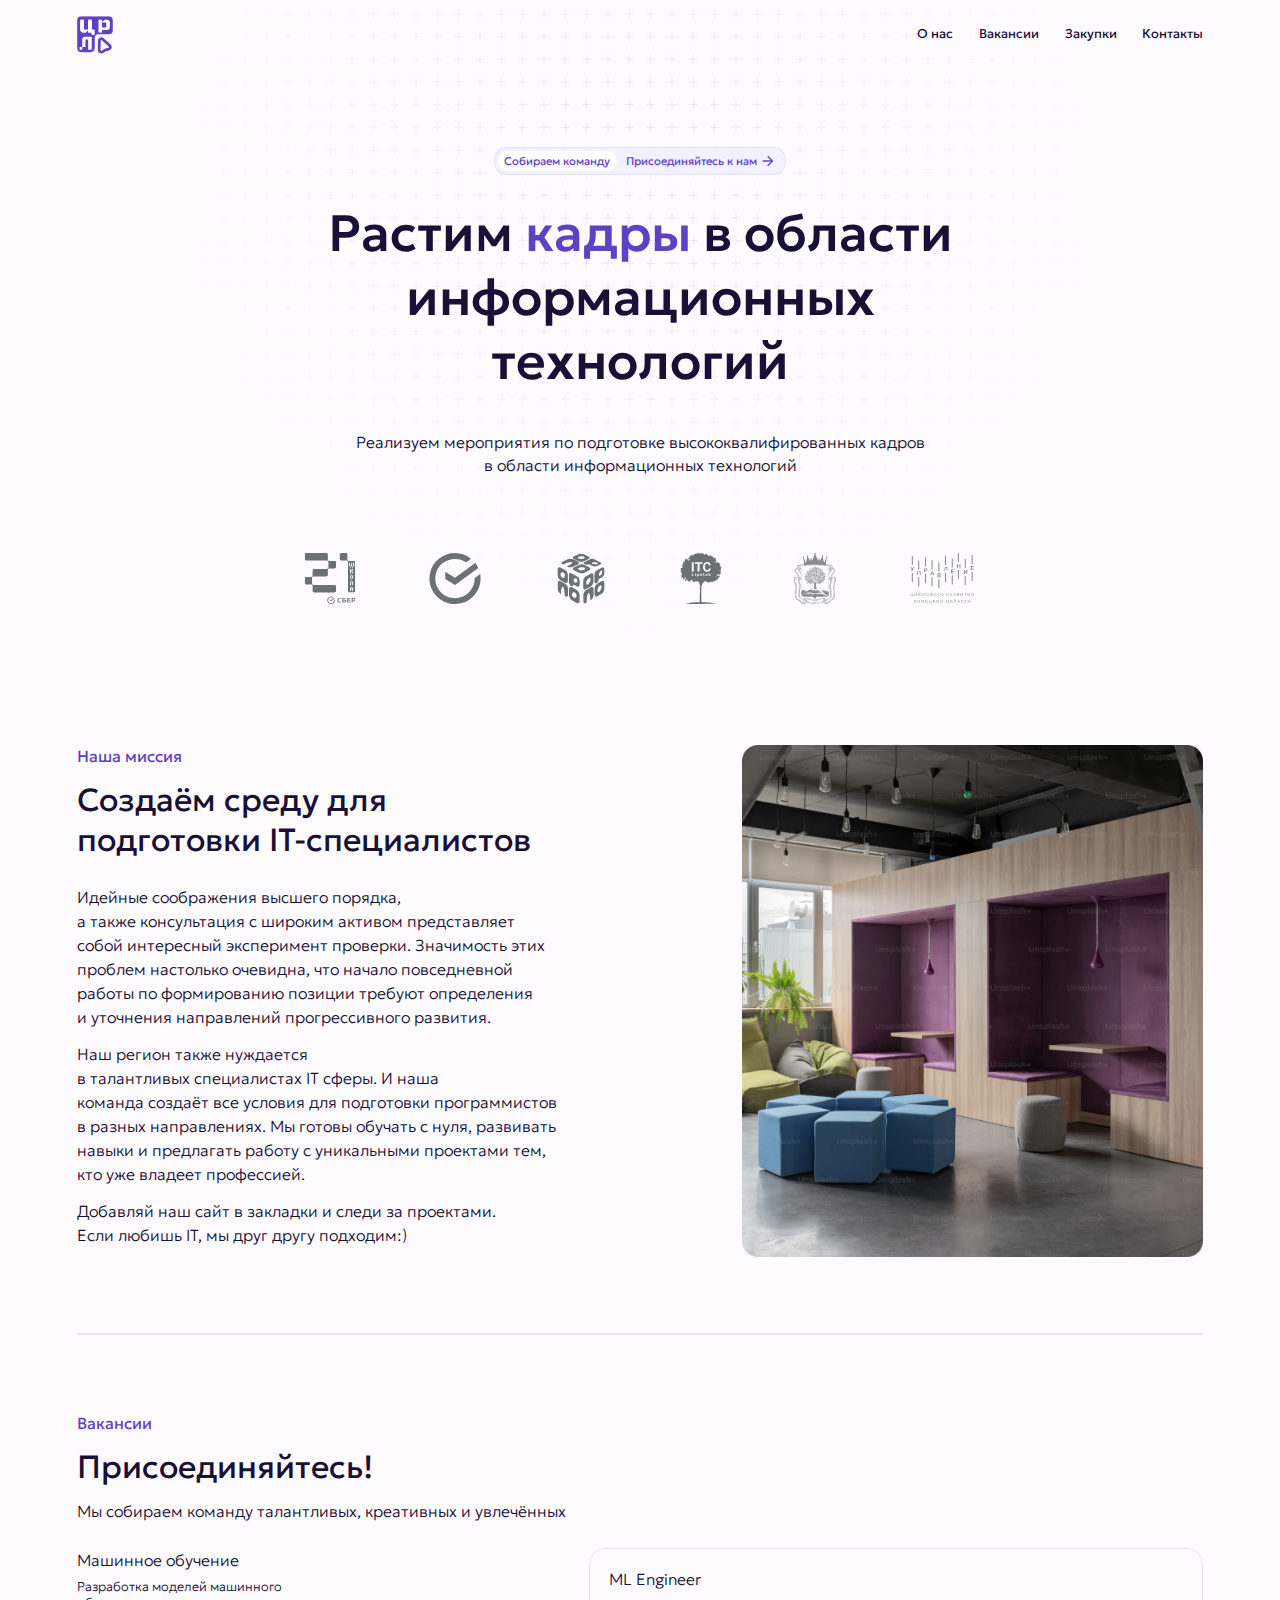
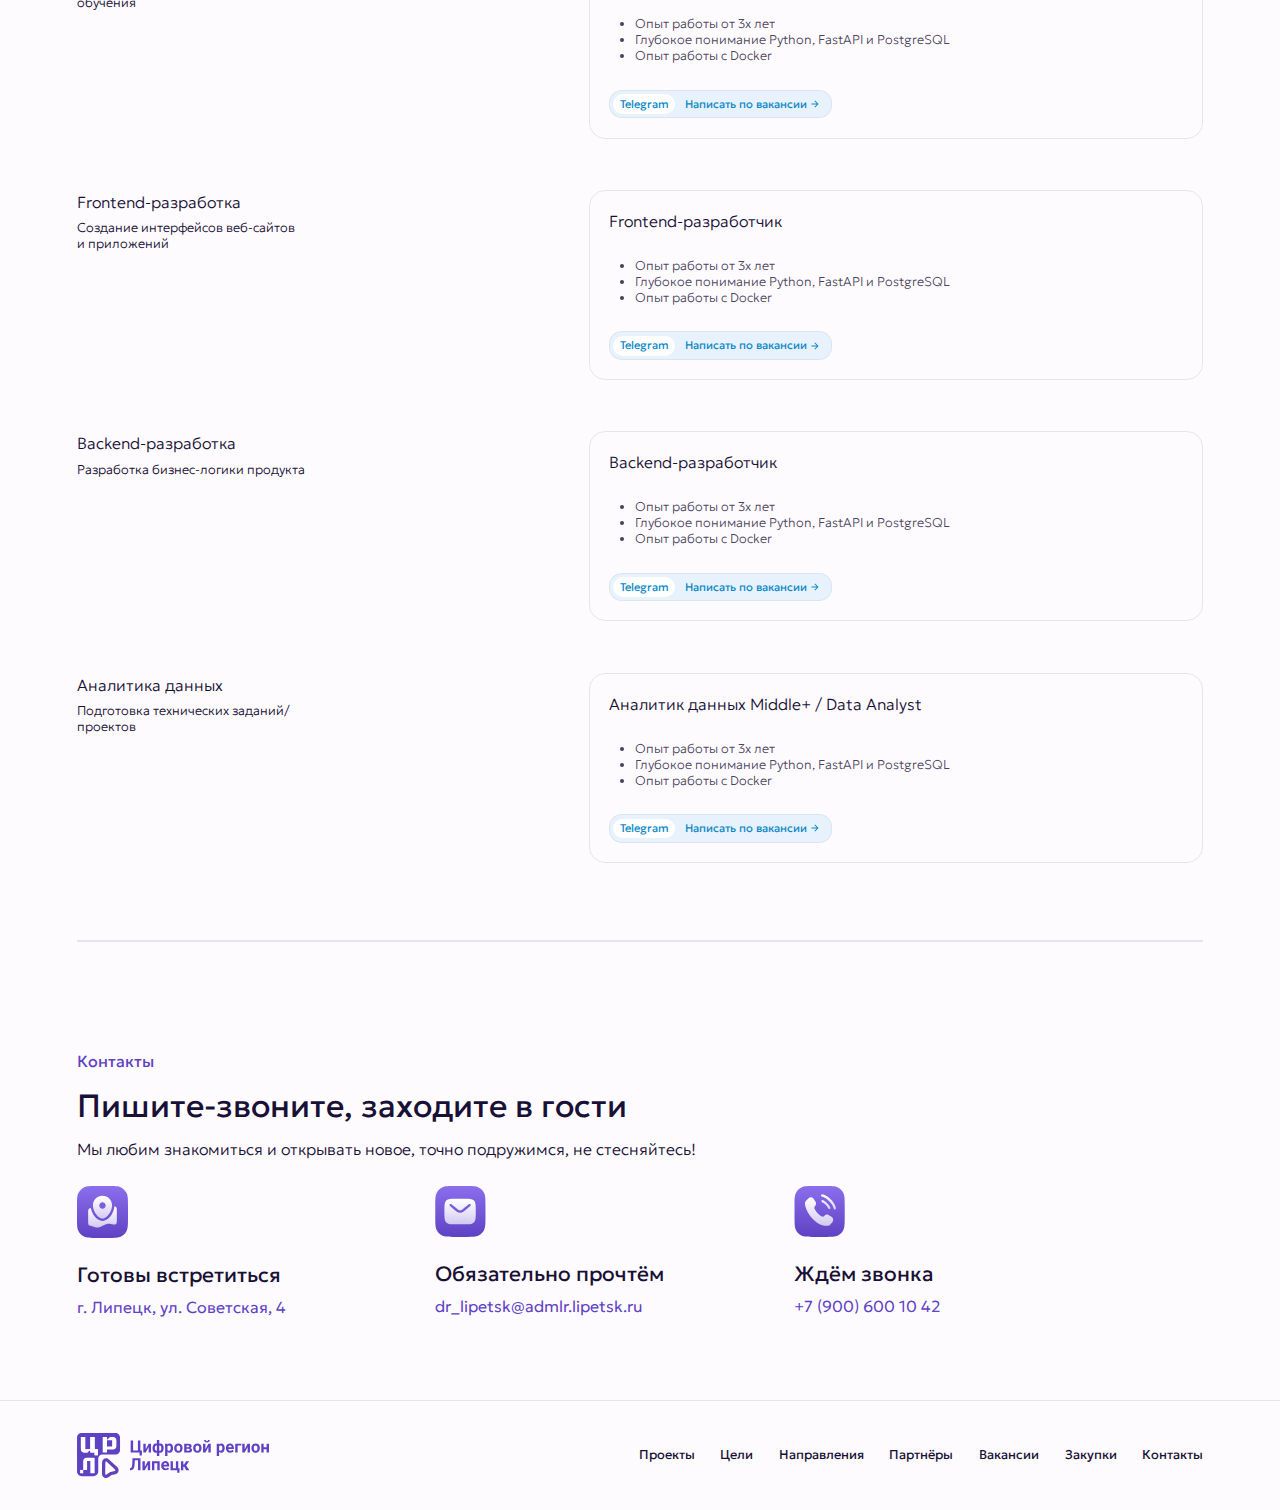
<file: index.html>
<!DOCTYPE html>
<html lang="ru">
  <head>
    <meta charset="UTF-8" />
    <meta name="viewport" content="width=device-width, initial-scale=1.0" />
    <title>АНО «Цифровой регион. Липецк»</title>
    <link rel="stylesheet" href="assets/style.css" />
    <link rel="preconnect" href="https://fonts.googleapis.com" />
    <link rel="preconnect" href="https://fonts.gstatic.com" crossorigin />
    <link href="https://fonts.googleapis.com/css2?family=Geologica:wght@100..900&display=swap" rel="stylesheet" />
  </head>
  <body>
    <header>
      <img src="assets/images/header-logo.svg" alt="Logo" />
      <nav>
        <a href="#mission" class="link">О нас</a>
        <a href="#vacancies" class="link">Вакансии</a>
        <a href="purchases.html" class="link">Закупки</a>
        <a href="#contacts" class="link">Контакты</a>
      </nav>
    </header>

    <section class="title">
      <div class="title-content">
        <div class="title-content__links">
          <p class="title-content-link team">Собираем команду</p>
          <div class="title-content-link join">
            <p>Присоединяйтесь к нам</p>
            <img src="assets/images/join-link.svg" alt="Join" />
          </div>
        </div>
        <h1>Растим <span style="color: #5f42c3">кадры</span> в области информационных технологий</h1>
        <h2>Реализуем мероприятия по подготовке высококвалифированных кадров в области информационных технологий</h2>
      </div>
      <div class="title-content-imgs">
        <img src="assets/images/sber.svg" alt="Sber" />
        <img src="assets/images/sber-2.svg" alt="Sber" />
        <img src="assets/images/itc.svg" alt="Itc" />
        <img src="assets/images/itc-2.svg" alt="Itc" />
        <img src="assets/images/obl-logo.svg" alt="Region" />
        <img src="assets/images/department.svg" alt="Department" />
      </div>
    </section>
    <main>
      <section class="mission" id="mission">
        <div class="mission-about">
          <div class="block-titles">
            <p class="block-uptitle">Наша миссия</p>
            <h3 class="block-title">Создаём среду для подготовки IT-специалистов</h3>
          </div>
          <ul class="mission-about-text">
            <li>
              Идейные соображения высшего порядка, а также консультация с широким активом представляет собой интересный эксперимент проверки. Значимость этих
              проблем настолько очевидна, что начало повседневной работы по формированию позиции требуют определения и уточнения направлений прогрессивного
              развития.
            </li>
            <li>
              Наш регион также нуждается в талантливых специалистах IT сферы. И наша команда создаёт все условия для подготовки программистов
              в разных направлениях. Мы готовы обучать с нуля, развивать навыки и предлагать работу с уникальными проектами тем, кто уже владеет профессией.
            </li>
            <li>Добавляй наш сайт в закладки и следи за проектами. Если любишь IT, мы друг другу подходим:)</li>
          </ul>
        </div>
        <img class="mission-logo" src="assets/images/mission-logo.png" alt="Mission" />
      </section>

      <div class="separator"></div>

      <section class="vacancies" id="vacancies">
        <div class="block-titles">
          <p class="block-uptitle">Вакансии</p>
          <h3 class="block-title">Присоединяйтесь!</h3>
          <p class="block-subtitle">Мы собираем команду талантливых, креативных и увлечённых</p>
        </div>
        <div class="vacancies-list"></div>
      </section>

      <div class="separator"></div>

      <section class="contacts" id="contacts">
        <div class="block-titles">
          <p class="block-uptitle">Контакты</p>
          <h3 class="block-title">Пишите-звоните, заходите в гости</h3>
          <p class="block-subtitle">Мы любим знакомиться и открывать новое, точно подружимся, не стесняйтесь!</p>
        </div>
        <ul class="contacts-list">
          <li class="contacts-item">
            <img class="contacts-item-logo" src="assets/images/meeting-logo.svg" alt="Meet" />
            <h3 class="contacts-item-title">Готовы встретиться</h3>
            <p class="contacts-item-contacts">г. Липецк, ул. Советская, 4</p>
          </li>
          <li class="contacts-item">
            <img class="contacts-item-logo" src="assets/images/mail-logo.svg" alt="Meet" />
            <h3 class="contacts-item-title">Обязательно прочтём</h3>
            <p class="contacts-item-contacts contacts-email contacts-click">dr_lipetsk@admlr.lipetsk.ru</p>
          </li>
          <li class="contacts-item">
            <img class="contacts-item-logo" src="assets/images/call-logo.svg" alt="Meet" />
            <h3 class="contacts-item-title">Ждём звонка</h3>
            <p class="contacts-item-contacts contacts-phone contacts-click">+7 (900) 600 10 42</p>
          </li>
        </ul>
      </section>
    </main>
    <footer>
      <img src="assets/images/footer-logo.svg" alt="Logo" style="max-height: 3.5rem" />
      <nav>
        <a href="https://orpo.tech/" target="_blank" class="link">Проекты</a>
        <a href="" class="link">Цели</a>
        <a href="" class="link">Направления</a>
        <a href="" class="link">Партнёры</a>
        <a href="" class="link">Вакансии</a>
        <a href="" class="link">Закупки</a>
        <a href="" class="link">Контакты</a>
      </nav>
    </footer>

    <script src="assets/script.js"></script>
  </body>
</html>
</file>
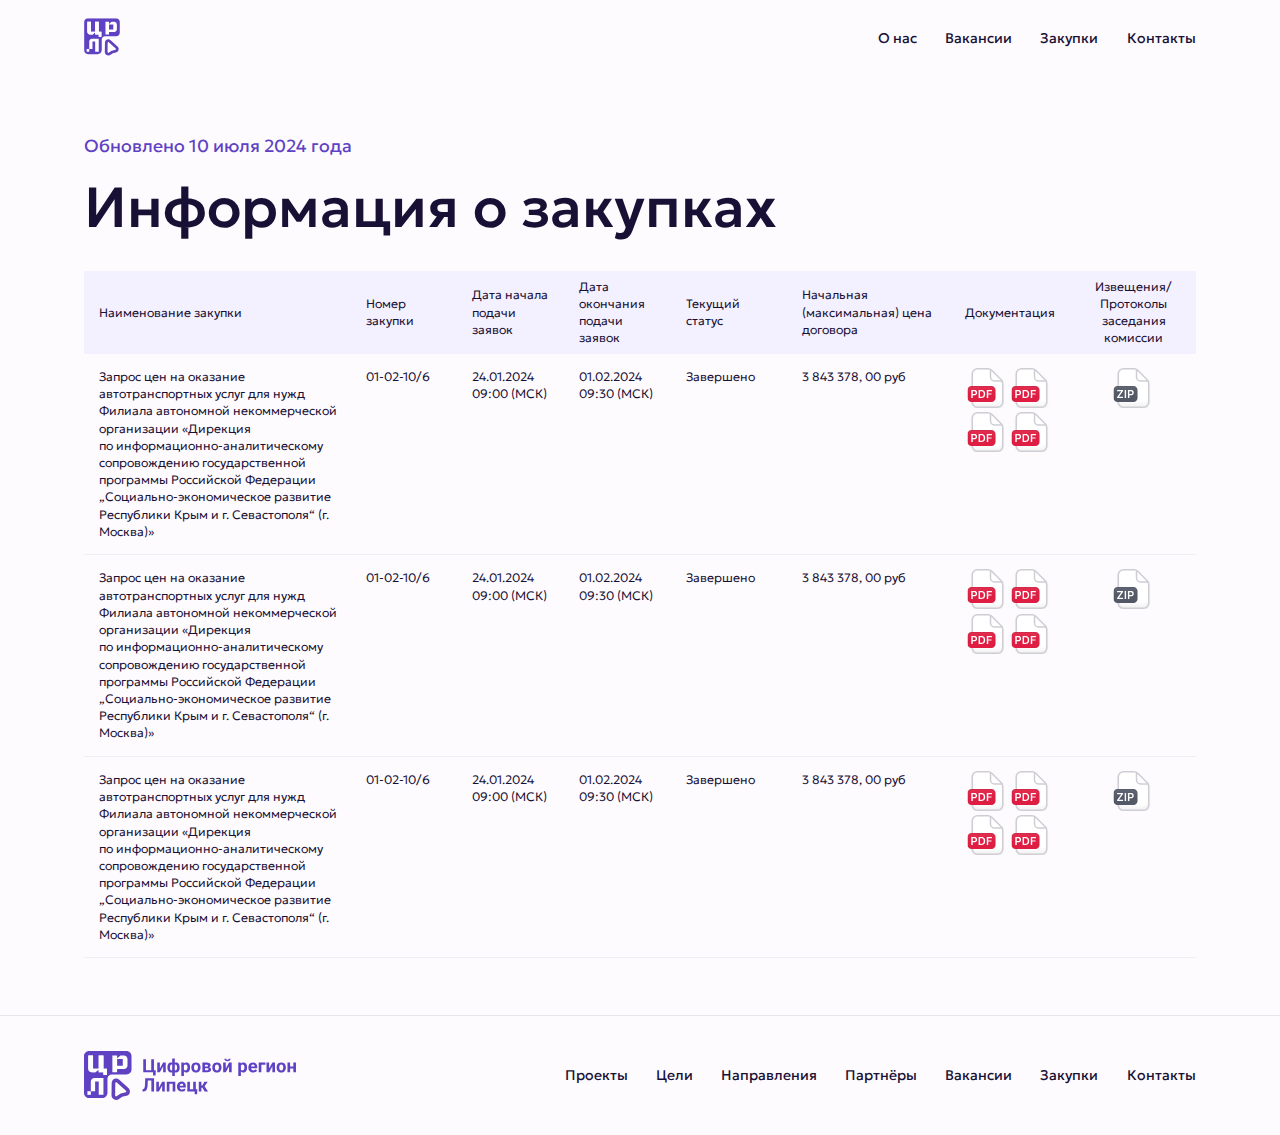
<file: purchases.html>
<!DOCTYPE html>
<html lang="ru">
  <head>
    <meta charset="UTF-8" />
    <meta name="viewport" content="width=device-width, initial-scale=1.0" />
    <title>Закупки</title>
    <link rel="stylesheet" href="assets/purchases/style.css" />
    <link rel="preconnect" href="https://fonts.googleapis.com" />
    <link rel="preconnect" href="https://fonts.gstatic.com" crossorigin />
    <link href="https://fonts.googleapis.com/css2?family=Geologica:wght@100..900&display=swap" rel="stylesheet" />
  </head>
  <body>
    <header>
      <a href="index.html">
        <img src="assets/images/header-logo.svg" alt="Logo" />
      </a>
      <nav>
        <a href="index.html#mission" class="link">О нас</a>
        <a href="index.html#vacancies" class="link">Вакансии</a>
        <a href="purchases.html" class="link">Закупки</a>
        <a href="index.html#contacts" class="link">Контакты</a>
      </nav>
    </header>
    <main>
      <section class="purchases-title-container">
        <p class="purchases-title-uptitle">Обновлено 10 июля 2024 года</p>
        <h2 class="purchases-title">Информация о закупках</h2>
      </section>
      <section class="table-section">
        <table class="table">
          <thead>
            <tr>
              <th style="width: 18.75rem">Наименование закупки</th>
              <th style="width: 7.5rem">Номер закупки</th>
              <th style="width: 7.5rem">Дата начала подачи заявок</th>
              <th style="width: 7.5rem">Дата окончания подачи заявок</th>
              <th style="width: 8.125rem">Текущий статус</th>
              <th style="width: 11.25rem">Начальная (максимальная) цена договора</th>
              <th style="width: 8.7rem; text-align: center">Документация</th>
              <th style="width: 8.7rem; text-align: center">Извещения/Протоколы заседания комиссии</th>
            </tr>
          </thead>
          <tbody>
            <tr>
              <td>
                Запрос цен на оказание автотранспортных услуг для нужд Филиала автономной некоммерческой организации «Дирекция по информационно-аналитическому
                сопровождению государственной программы Российской Федерации „Социально-экономическое развитие Республики Крым и г. Севастополя“ (г. Москва)»
              </td>
              <td>01-02-10/6</td>
              <td>24.01.2024 09:00 (МСК)</td>
              <td>01.02.2024 09:30 (МСК)</td>
              <td>Завершено</td>
              <td>3 843 378, 00 руб</td>
              <td class="documentation">
                <img src="assets/images/pdf.svg" alt="Doc" />
                <img src="assets/images/pdf.svg" alt="Doc" />
                <img src="assets/images/pdf.svg" alt="Doc" />
                <img src="assets/images/pdf.svg" alt="Doc" />
              </td>
              <td class="documentation">
                <img src="assets/images/zip.svg" alt="Doc" />
              </td>
            </tr>
            <tr>
              <td>
                Запрос цен на оказание автотранспортных услуг для нужд Филиала автономной некоммерческой организации «Дирекция по информационно-аналитическому
                сопровождению государственной программы Российской Федерации „Социально-экономическое развитие Республики Крым и г. Севастополя“ (г. Москва)»
              </td>
              <td>01-02-10/6</td>
              <td>24.01.2024 09:00 (МСК)</td>
              <td>01.02.2024 09:30 (МСК)</td>
              <td>Завершено</td>
              <td>3 843 378, 00 руб</td>
              <td class="documentation">
                <img src="assets/images/pdf.svg" alt="Doc" />
                <img src="assets/images/pdf.svg" alt="Doc" />
                <img src="assets/images/pdf.svg" alt="Doc" />
                <img src="assets/images/pdf.svg" alt="Doc" />
              </td>
              <td class="documentation">
                <img src="assets/images/zip.svg" alt="Doc" />
              </td>
            </tr>
            <tr>
              <td>
                Запрос цен на оказание автотранспортных услуг для нужд Филиала автономной некоммерческой организации «Дирекция по информационно-аналитическому
                сопровождению государственной программы Российской Федерации „Социально-экономическое развитие Республики Крым и г. Севастополя“ (г. Москва)»
              </td>
              <td>01-02-10/6</td>
              <td>24.01.2024 09:00 (МСК)</td>
              <td>01.02.2024 09:30 (МСК)</td>
              <td>Завершено</td>
              <td>3 843 378, 00 руб</td>
              <td class="documentation">
                <img src="assets/images/pdf.svg" alt="Doc" />
                <img src="assets/images/pdf.svg" alt="Doc" />
                <img src="assets/images/pdf.svg" alt="Doc" />
                <img src="assets/images/pdf.svg" alt="Doc" />
              </td>
              <td class="documentation">
                <img src="assets/images/zip.svg" alt="Doc" />
              </td>
            </tr>
          </tbody>
        </table>
      </section>
    </main>
    <footer>
      <img src="assets/images/footer-logo.svg" alt="Logo" style="max-height: 3.5rem" />
      <nav>
        <a href="https://orpo.tech/" target="_blank" class="link">Проекты</a>
        <a href="" class="link">Цели</a>
        <a href="" class="link">Направления</a>
        <a href="" class="link">Партнёры</a>
        <a href="" class="link">Вакансии</a>
        <a href="" class="link">Закупки</a>
        <a href="" class="link">Контакты</a>
      </nav>
    </footer>
  </body>
</html>
</file>
<file: assets/style.css>
* {
  margin: 0;
  padding: 0;
  box-sizing: border-box;
}

html {
  scroll-behavior: smooth;
  font-size: 1vw;
}

/* @media (max-width: 1439px) {
  html {
    font-size: 1.1vw;
  }
}

@media (min-width: 1920px) {
  html {
    font-size: 1vw;
  }
} */

body {
  background-color: #fefbff;
  font-family: "Geologica", sans-serif;
  color: #191135;
  margin: auto;
  position: relative;
  background-image: url("/assets/images/background.svg");
  background-size: contain;
  background-repeat: no-repeat;
}

ul {
  list-style-type: none;
}

.separator {
  border: 1px solid #1911351a;
  margin: 6rem 0;
}

header {
  display: flex;
  align-items: center;
  justify-content: space-between;
  padding: 1.25rem 6rem;
  margin-bottom: 6rem;
}

nav {
  display: flex;
  gap: 2rem;
}

.link {
  text-decoration: none;
  line-height: 1.5rem;
  color: #191135;
}

.title {
  margin-bottom: 7rem;
}

.title-content {
  max-width: 49.375rem;
  margin: auto;
  margin-bottom: 6rem;
}

.title-content__links {
  display: flex;
  justify-content: center;
  gap: 0.25rem;
  align-items: center;
  max-width: fit-content;
  margin: auto;
  margin-bottom: 2rem;
  background-color: #f3f0ff;
  color: #5f42c3;
  border: 1px solid #1911350f;
  border-radius: 1rem;
  padding: 0.25rem 0.375rem 0.25rem 0.25rem;
  cursor: pointer;
}

.title-content-link {
  font-size: 0.875rem;
  line-height: 1.5;
  padding: 0.125rem 0.5rem;
  border-radius: 1rem;
}

.team {
  background-color: #ffffff;
}

.join {
  display: flex;
  align-items: center;
  gap: 0.375rem;
}

.title-content h1 {
  text-align: center;
  font-weight: 500;
  font-size: 4rem;
  line-height: 1.25;
  margin-bottom: 3rem;
}

.title-content h2 {
  font-weight: 200;
  font-size: 1.25rem;
  line-height: 1.4;
  text-align: center;
}

.title-content-imgs {
  display: flex;
  justify-content: space-between;
  margin: auto;
  max-width: 53.5rem;
  max-height: 4rem;
}

main {
  padding: 4rem 6rem;
}

.mission {
  display: flex;
  gap: 4rem;
  max-height: 40rem;
  justify-content: space-between;
}

.mission-about {
  display: flex;
  flex-direction: column;
  max-width: 38rem;
}

.block-titles {
  display: flex;
  flex-direction: column;
  gap: 1rem;
  margin-bottom: 2rem;
}

.block-uptitle {
  color: #5f42c3;
  font-size: 1.25rem;
  line-height: 1.4;
}

.block-title {
  font-size: 2.5rem;
  line-height: 1.25;
  font-weight: 400;
}

.block-subtitle {
  font-weight: 200;
  font-size: 1.25rem;
  line-height: 1.4;
}

.mission-about-text {
  display: flex;
  flex-direction: column;
  gap: 1rem;
}

.mission-about-text li {
  font-weight: 200;
  font-size: 1.25rem;
  line-height: 1.5;
}

.mission-logo {
  max-width: 36rem;
}

.vacancies-list {
  display: flex;
  flex-direction: column;
  gap: 4rem;
}

.vacancies-stack {
  display: flex;
  justify-content: space-between;
}

.vacancies-stack_titles-block {
  display: flex;
  flex-direction: column;
  gap: 0.5rem;
  max-width: 20rem;
}

.stack-title {
  font-weight: 200;
  font-size: 1.25rem;
  line-height: 1.5;
}

.stack-description {
  font-weight: 200;
  font-size: 1rem;
  line-height: 1.25;
}

.vacancies-list-items {
  display: flex;
  flex-direction: column;
  width: 48rem;
  gap: 1rem;
}

.vacancies-item {
  display: flex;
  flex-direction: column;
  gap: 2rem;
  border: 1px solid #1911351a;
  border-radius: 1.25rem;
  padding: 1.5rem;
}

.vacancies-item h3 {
  font-weight: 200;
  font-size: 1.25rem;
  line-height: 1.4;
}

.vacancy-req-list {
  padding: 0 2rem;
  list-style-type: disc;
}

.vacancy-req {
  font-weight: 200;
  font-size: 1rem;
  line-height: 1.25;
  color: #191135cc;
}

.tg-link {
  margin: 0;
}

.contacts {
  padding: 2.5rem 0;
}

.contacts-list {
  display: flex;
  gap: 4rem;
  max-height: 10.2rem;
}

.contacts-item {
  display: flex;
  flex-direction: column;
  width: 24rem;
}

.contacts-item-logo {
  width: 4rem;
  margin-bottom: 2rem;
}

.contacts-item-title {
  font-weight: 400;
  font-size: 1.625rem;
  line-height: 1.2;
  margin-bottom: 0.5rem;
}

.contacts-item-contacts {
  font-weight: 300;
  font-size: 1.25rem;
  line-height: 1.5;
  color: #5f42c3;
}

.contacts-click {
  cursor: pointer;
}

footer {
  display: flex;
  align-items: center;
  justify-content: space-between;
  padding: 2.5rem 6rem;
  border-top: 1px solid #1911351a;
}
</file>
<file: assets/purchases/style.css>
* {
  margin: 0;
  padding: 0;
  box-sizing: border-box;
}

html {
  scroll-behavior: smooth;
}

@media (max-width: 1439px) {
  html {
    font-size: 1.1vw;
  }
}

@media (min-width: 1920px) {
  html {
    font-size: 1vw;
  }
}

body {
  background-color: #fefbff;
  font-family: "Geologica", sans-serif;
  color: #191135;
  margin: auto;
}

header {
  display: flex;
  align-items: center;
  justify-content: space-between;
  padding: 1.25rem 6rem;
}

nav {
  display: flex;
  gap: 2rem;
}

.link {
  text-decoration: none;
  line-height: 1.5rem;
  color: #191135;
}

main {
  padding: 4rem 6rem;
}

.purchases-title-container {
  display: flex;
  flex-direction: column;
  gap: 1rem;
  margin-bottom: 2rem;
}

.purchases-title-uptitle {
  color: #5f42c3;
  font-weight: normal;
  font-size: 1.25rem;
  line-height: 1.4;
}

.purchases-title {
  font-weight: 500;
  font-size: 4rem;
  line-height: 1.25;
}

.table {
  border-spacing: 0;
  width: 100%;
}

.table thead {
  background-color: #f3f0ff;
}

.table thead tr th {
  padding: 0.5rem 1rem;
  font-weight: 300;
  font-size: 0.875rem;
  line-height: 1.4;
  text-align: start;
}

.table tbody tr td {
  padding: 1rem;
  font-weight: 300;
  font-size: 0.875rem;
  line-height: 1.4;
  text-align: start;
  vertical-align: top;
  border-bottom: 1px solid #1911350f;
}

.documentation {
  text-align: center !important;
}

footer {
  display: flex;
  align-items: center;
  justify-content: space-between;
  padding: 2.5rem 6rem;
  border-top: 1px solid #1911351a;
}
</file>
